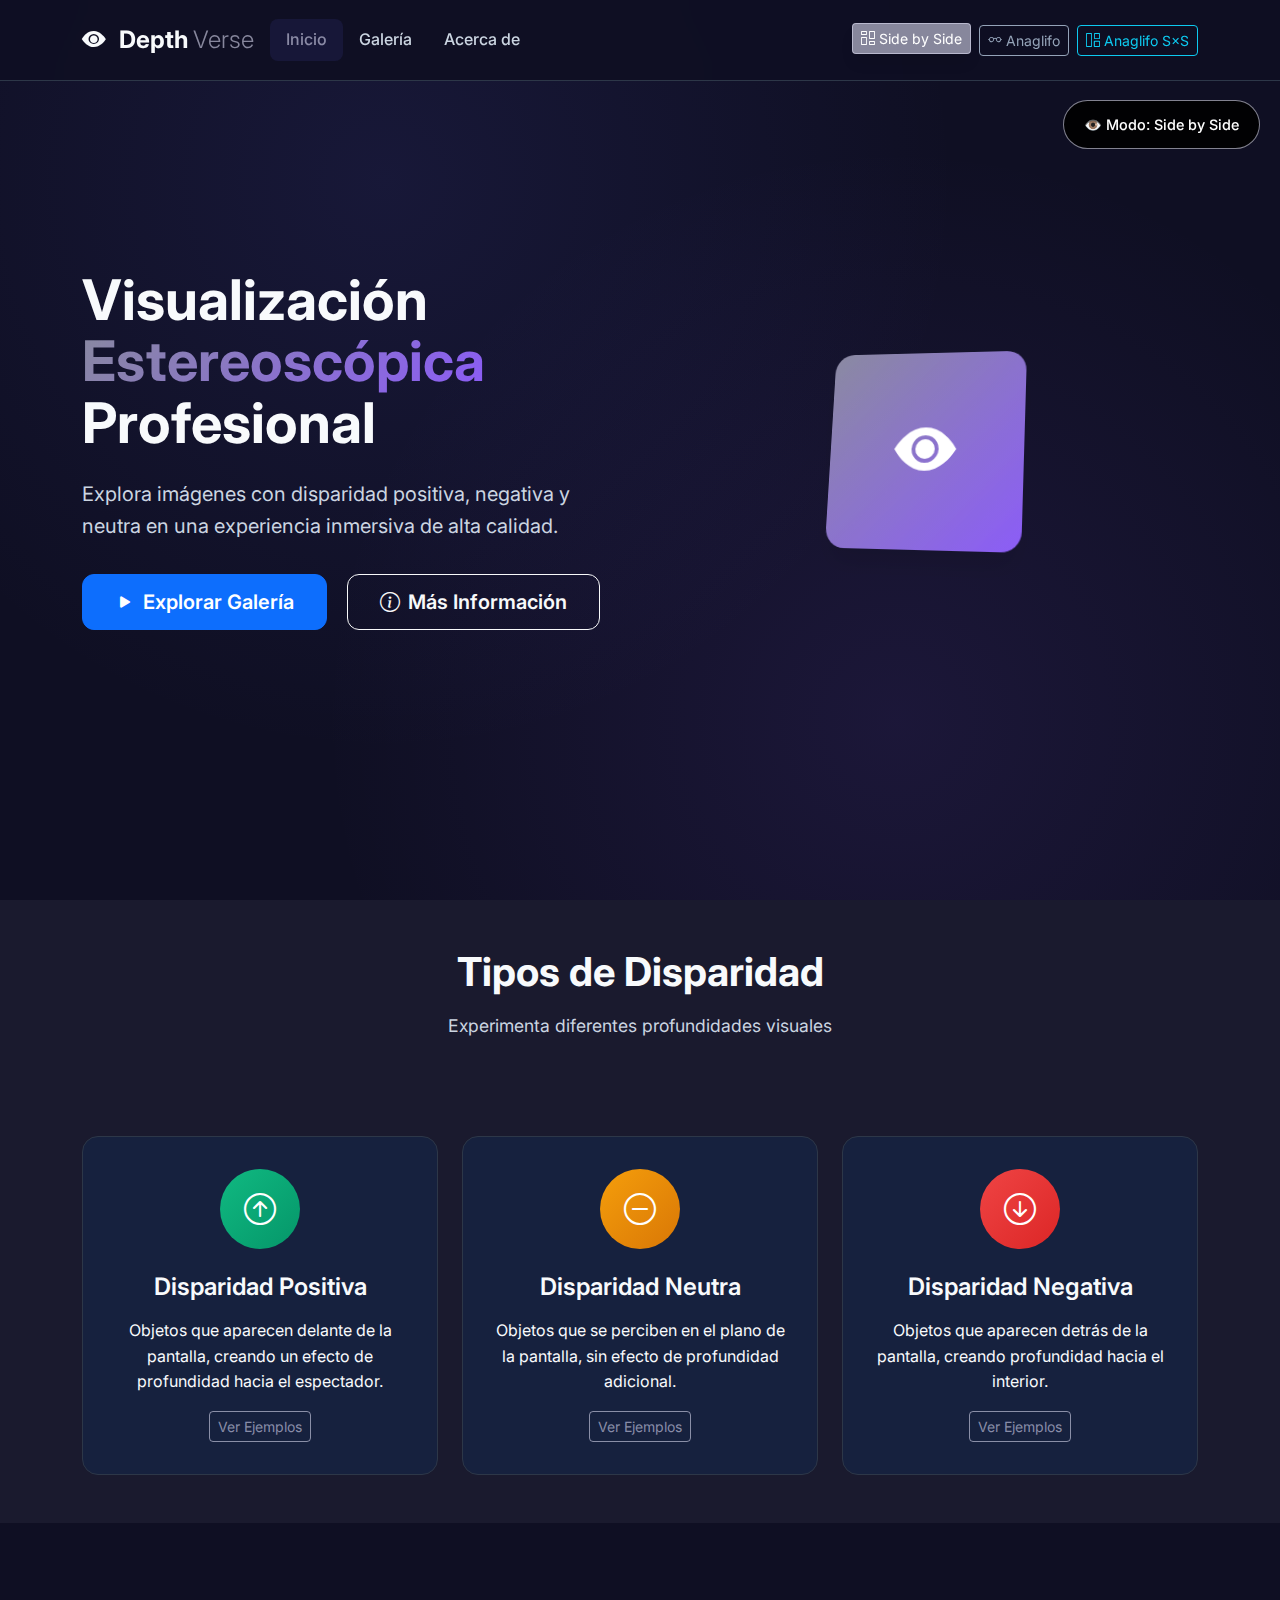
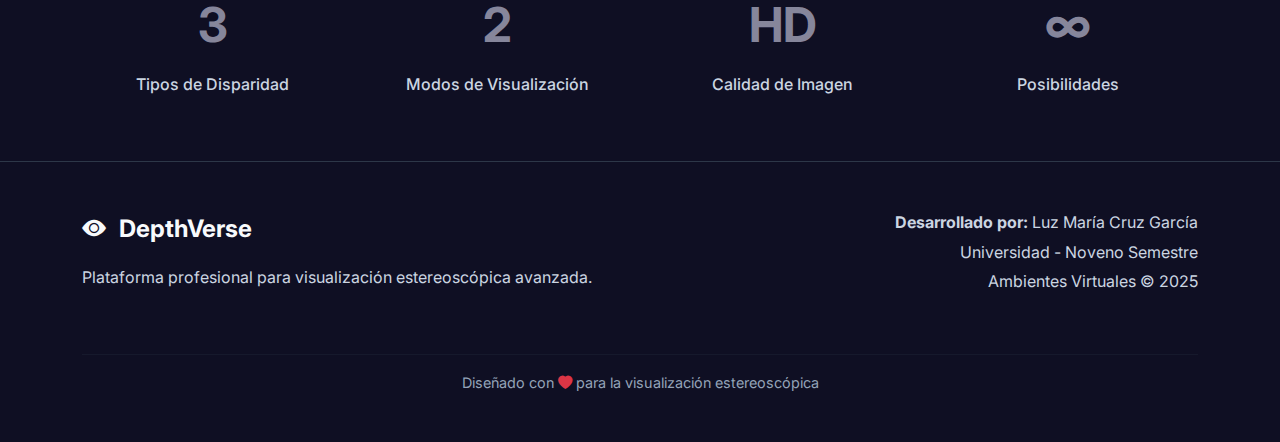
<file: index.html>
<!DOCTYPE html>
<html lang="es">
<head>
    <meta charset="UTF-8">
    <meta name="viewport" content="width=device-width, initial-scale=1.0">
    <title>DepthVerse - Explorador de Realidades Tridimensionales</title>
    <link href="https://cdn.jsdelivr.net/npm/bootstrap@5.3.0/dist/css/bootstrap.min.css" rel="stylesheet">
    <link href="https://cdn.jsdelivr.net/npm/bootstrap-icons@1.10.0/font/bootstrap-icons.css" rel="stylesheet">
    <link href="https://fonts.googleapis.com/css2?family=Inter:wght@300;400;500;600;700&display=swap" rel="stylesheet">
    <link rel="icon" type="image/svg+xml" href="data:image/svg+xml,%3Csvg xmlns='http://www.w3.org/2000/svg' viewBox='0 0 32 32'%3E%3Cdefs%3E%3ClinearGradient id='a' x1='0%25' y1='0%25' x2='100%25' y2='100%25'%3E%3Cstop offset='0%25' stop-color='%236366f1'/%3E%3Cstop offset='100%25' stop-color='%238b5cf6'/%3E%3C/linearGradient%3E%3C/defs%3E%3Ccircle cx='16' cy='16' r='16' fill='url(%23a)'/%3E%3Cellipse cx='16' cy='16' rx='10' ry='6' fill='%231a1a2e'/%3E%3Ccircle cx='16' cy='16' r='4' fill='%23f8fafc'/%3E%3Ccircle cx='16' cy='16' r='2' fill='%230f0f23'/%3E%3C/svg%3E">
    <link rel="stylesheet" href="css/main.css">
</head>
<body class="dark-theme">
    <!-- Navigation -->
    <nav class="navbar navbar-expand-lg fixed-top">
        <div class="container">
            <a class="navbar-brand" href="index.html">
                <i class="bi bi-eye-fill me-2"></i>
                <span class="brand-text">Depth</span>
                <span class="brand-pro">Verse</span>
            </a>
            
            <button class="navbar-toggler" type="button" data-bs-toggle="collapse" data-bs-target="#navbarNav">
                <span class="navbar-toggler-icon"></span>
            </button>
            
            <div class="collapse navbar-collapse" id="navbarNav">
                <ul class="navbar-nav me-auto">
                    <li class="nav-item">
                        <a class="nav-link active" href="index.html">Inicio</a>
                    </li>
                    <li class="nav-item">
                        <a class="nav-link" href="gallery.html">Galería</a>
                    </li>
                    <li class="nav-item">
                        <a class="nav-link" href="about.html">Acerca de</a>
                    </li>
                </ul>
                
                <div class="navbar-nav">
                    <button type="button" class="btn btn-outline-primary btn-sm me-2" id="sideBySideBtn">
                        <i class="bi bi-columns-gap"></i> Side by Side
                    </button>
                    <button type="button" class="btn btn-outline-secondary btn-sm me-2" id="anaglyphBtn">
                        <i class="bi bi-eyeglasses"></i> Anaglifo
                    </button>
                    <button type="button" class="btn btn-outline-info btn-sm" id="anaglyphSideBySideBtn">
                        <i class="bi bi-grid-1x2"></i> Anaglifo S×S
                    </button>
                </div>
            </div>
        </div>
    </nav>

    <!-- Hero Section -->
    <section class="hero-section">
        <div class="hero-overlay"></div>
        <div class="container">
            <div class="row align-items-center min-vh-100">
                <div class="col-lg-6">
                    <div class="hero-content">
                        <h1 class="hero-title">
                            Visualización <span class="text-gradient">Estereoscópica</span> Profesional
                        </h1>
                        <p class="hero-subtitle">
                            Explora imágenes con disparidad positiva, negativa y neutra en una experiencia inmersiva de alta calidad.
                        </p>
                        <div class="hero-buttons">
                            <a href="gallery.html" class="btn btn-primary btn-lg me-3">
                                <i class="bi bi-play-fill me-2"></i>Explorar Galería
                            </a>
                            <a href="about.html" class="btn btn-outline-light btn-lg">
                                <i class="bi bi-info-circle me-2"></i>Más Información
                            </a>
                        </div>
                    </div>
                </div>
                <div class="col-lg-6">
                    <div class="hero-visual">
                        <div class="floating-card">
                            <div class="card-3d">
                                <i class="bi bi-eye-fill"></i>
                            </div>
                        </div>
                    </div>
                </div>
            </div>
        </div>
    </section>

    <!-- Features Section -->
    <section class="features-section py-5">
        <div class="container">
            <div class="row text-center mb-5">
                <div class="col-12">
                    <h2 class="section-title">Tipos de Disparidad</h2>
                    <p class="section-subtitle">Experimenta diferentes profundidades visuales</p>
                </div>
            </div>
            
            <div class="row g-4">
                <div class="col-md-4">
                    <div class="feature-card" data-aos="fade-up">
                        <div class="feature-icon positive">
                            <i class="bi bi-arrow-up-circle"></i>
                        </div>
                        <h4>Disparidad Positiva</h4>
                        <p>Objetos que aparecen delante de la pantalla, creando un efecto de profundidad hacia el espectador.</p>
                        <a href="gallery.html#positive" class="btn btn-sm btn-outline-primary">Ver Ejemplos</a>
                    </div>
                </div>
                
                <div class="col-md-4">
                    <div class="feature-card" data-aos="fade-up" data-aos-delay="100">
                        <div class="feature-icon neutral">
                            <i class="bi bi-dash-circle"></i>
                        </div>
                        <h4>Disparidad Neutra</h4>
                        <p>Objetos que se perciben en el plano de la pantalla, sin efecto de profundidad adicional.</p>
                        <a href="gallery.html#neutral" class="btn btn-sm btn-outline-primary">Ver Ejemplos</a>
                    </div>
                </div>
                
                <div class="col-md-4">
                    <div class="feature-card" data-aos="fade-up" data-aos-delay="200">
                        <div class="feature-icon negative">
                            <i class="bi bi-arrow-down-circle"></i>
                        </div>
                        <h4>Disparidad Negativa</h4>
                        <p>Objetos que aparecen detrás de la pantalla, creando profundidad hacia el interior.</p>
                        <a href="gallery.html#negative" class="btn btn-sm btn-outline-primary">Ver Ejemplos</a>
                    </div>
                </div>
            </div>
        </div>
    </section>

    <!-- Stats Section -->
    <section class="stats-section py-5">
        <div class="container">
            <div class="row text-center">
                <div class="col-md-3 col-6">
                    <div class="stat-item">
                        <div class="stat-number">3</div>
                        <div class="stat-label">Tipos de Disparidad</div>
                    </div>
                </div>
                <div class="col-md-3 col-6">
                    <div class="stat-item">
                        <div class="stat-number">2</div>
                        <div class="stat-label">Modos de Visualización</div>
                    </div>
                </div>
                <div class="col-md-3 col-6">
                    <div class="stat-item">
                        <div class="stat-number">HD</div>
                        <div class="stat-label">Calidad de Imagen</div>
                    </div>
                </div>
                <div class="col-md-3 col-6">
                    <div class="stat-item">
                        <div class="stat-number">∞</div>
                        <div class="stat-label">Posibilidades</div>
                    </div>
                </div>
            </div>
        </div>
    </section>

    <!-- Footer -->
    <footer class="footer-section">
        <div class="container">
            <div class="row">
                <div class="col-md-6">
                    <div class="footer-brand">
                        <i class="bi bi-eye-fill me-2"></i>
                        <span>DepthVerse</span>
                    </div>
                    <p class="footer-description">
                        Plataforma profesional para visualización estereoscópica avanzada.
                    </p>
                </div>
                <div class="col-md-6 text-md-end">
                    <div class="footer-info">
                        <p class="mb-1"><strong>Desarrollado por:</strong> Luz María Cruz García</p>
                        <p class="mb-1">Universidad - Noveno Semestre</p>
                        <p class="mb-0">Ambientes Virtuales © 2025</p>
                    </div>
                </div>
            </div>
            <hr class="footer-divider">
            <div class="row">
                <div class="col-12 text-center">
                    <p class="footer-copyright">
                        Diseñado con <i class="bi bi-heart-fill text-danger"></i> para la visualización estereoscópica
                    </p>
                </div>
            </div>
        </div>
    </footer>

    <script src="https://cdn.jsdelivr.net/npm/bootstrap@5.3.0/dist/js/bootstrap.bundle.min.js"></script>
    <script src="js/main.js"></script>
</body>
</html>
</file>
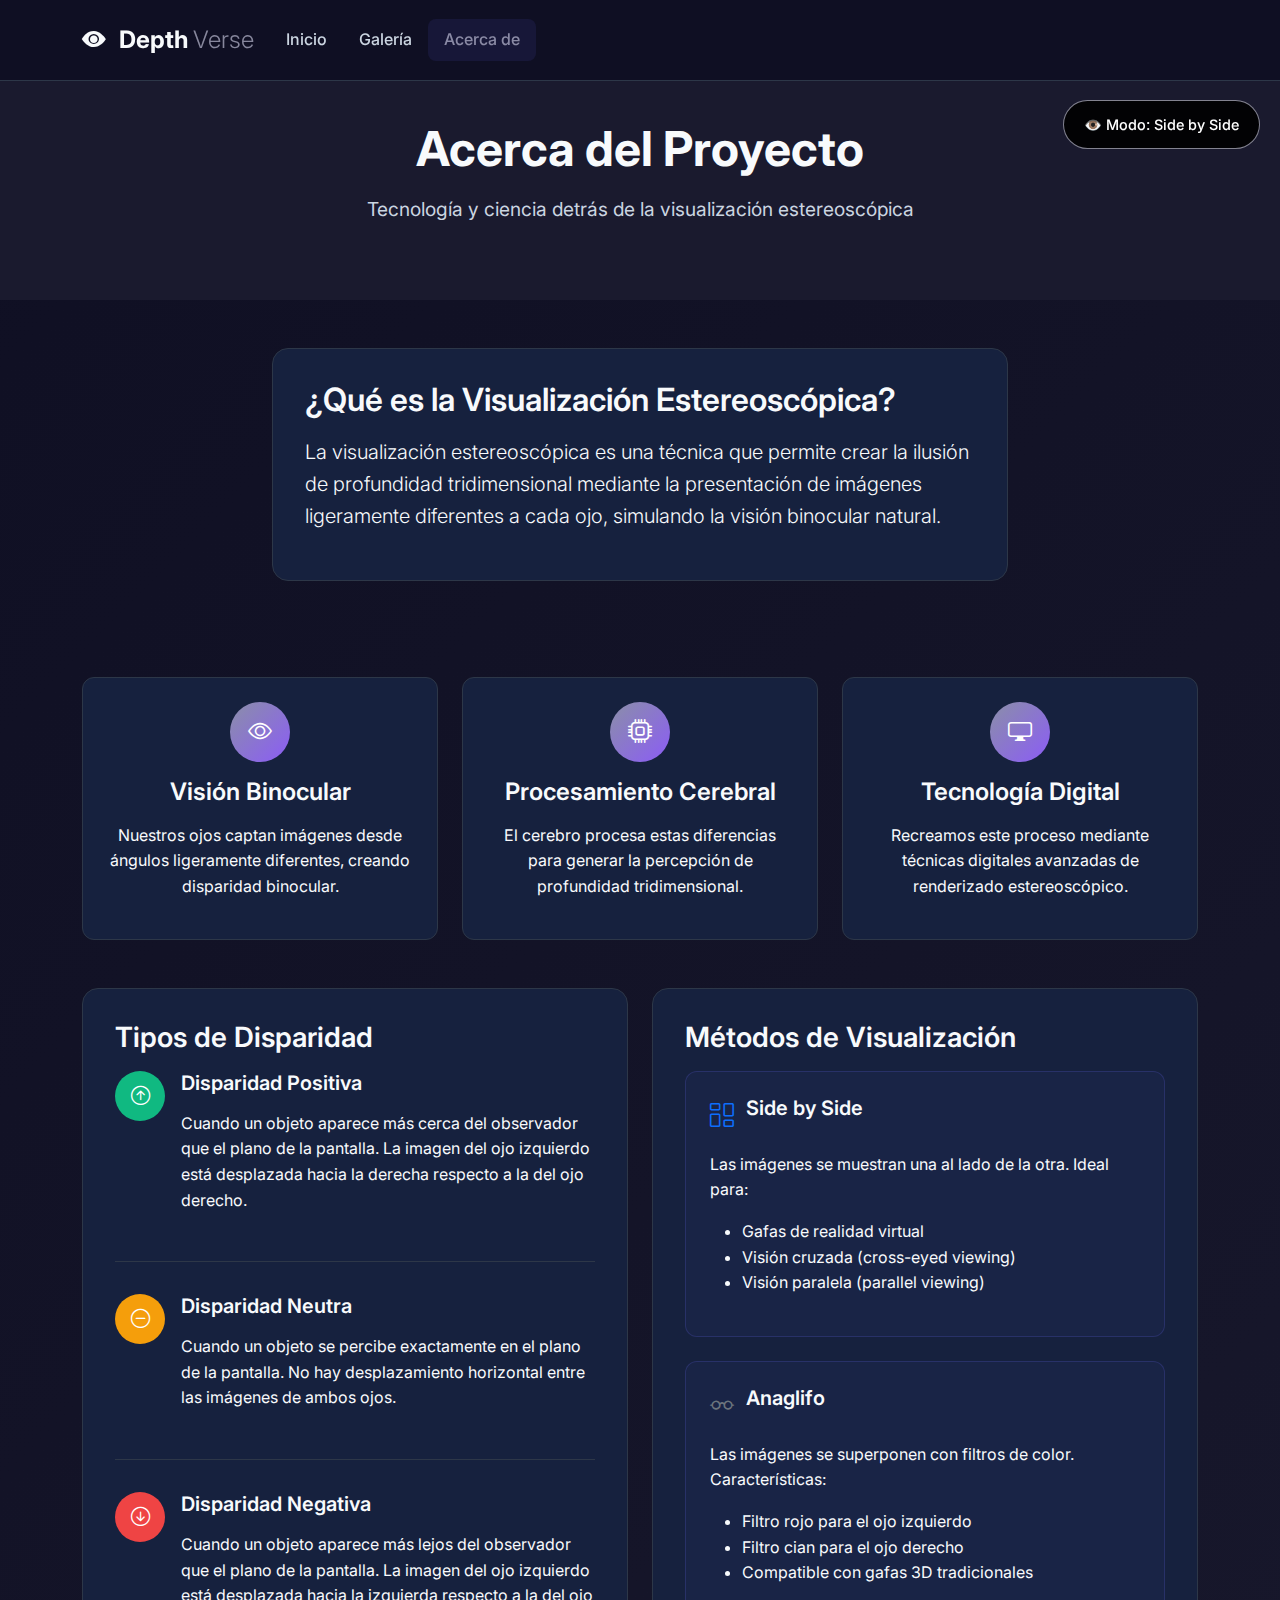
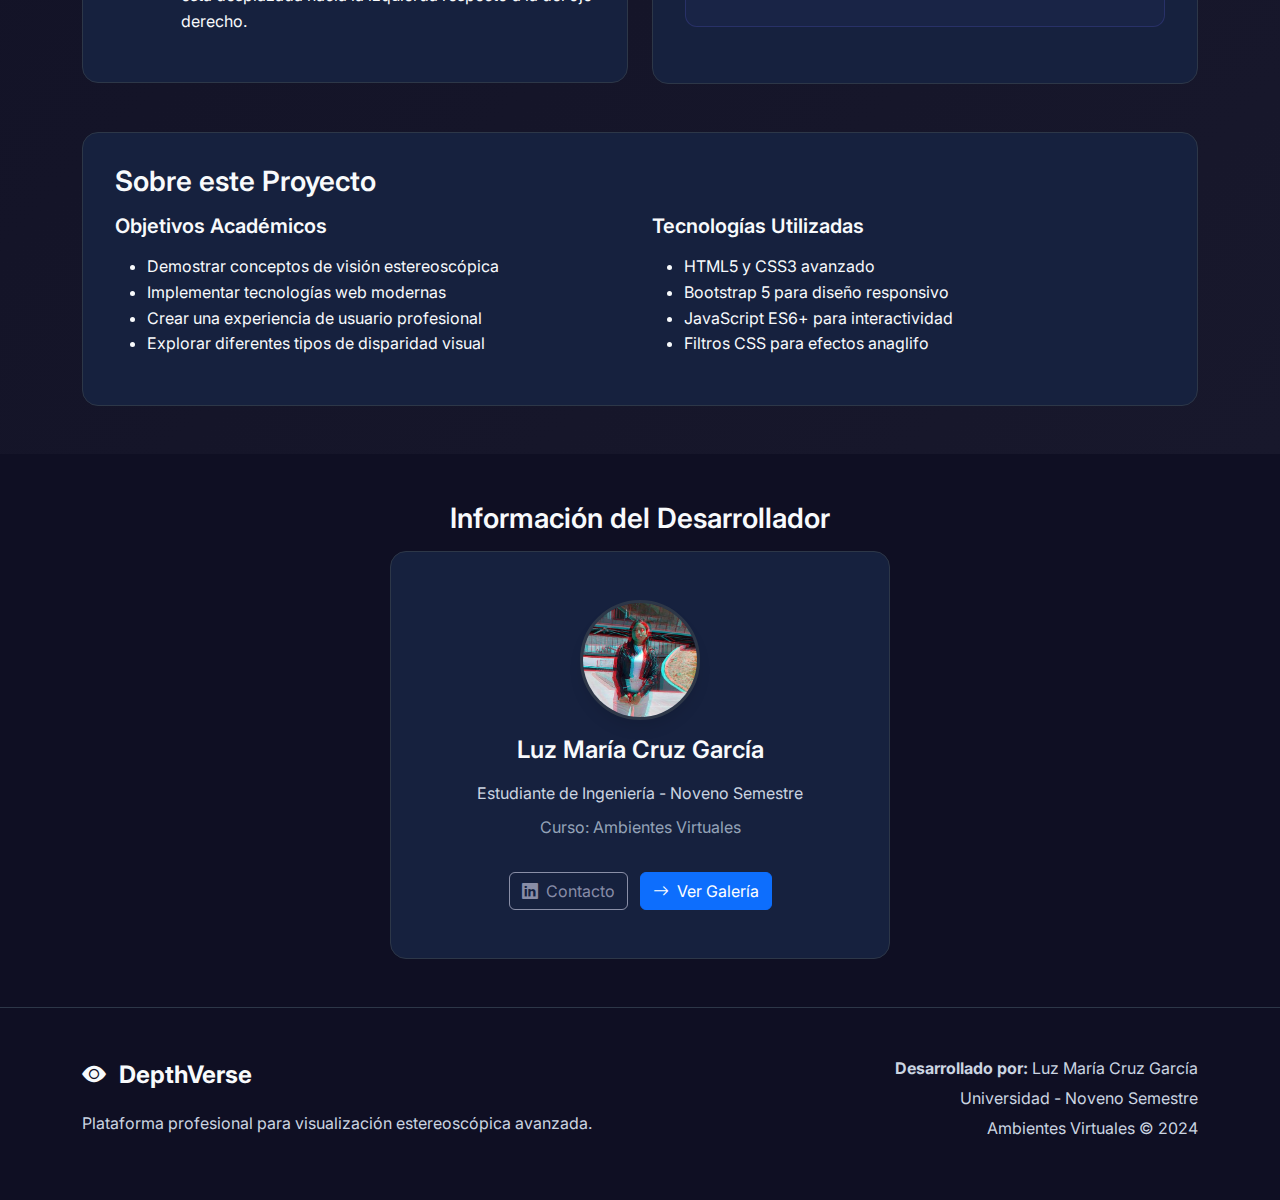
<file: about.html>
<!DOCTYPE html>
<html lang="es">

<head>
    <meta charset="UTF-8">
    <meta name="viewport" content="width=device-width, initial-scale=1.0">
    <title>Acerca de - DepthVerse</title>
    <link href="https://cdn.jsdelivr.net/npm/bootstrap@5.3.0/dist/css/bootstrap.min.css" rel="stylesheet">
    <link href="https://cdn.jsdelivr.net/npm/bootstrap-icons@1.10.0/font/bootstrap-icons.css" rel="stylesheet">
    <link href="https://fonts.googleapis.com/css2?family=Inter:wght@300;400;500;600;700&display=swap" rel="stylesheet">
    <link rel="icon" type="image/x-icon" href="favicon.ico">
    <link rel="icon" type="image/svg+xml"
        href="data:image/svg+xml,%3Csvg xmlns='http://www.w3.org/2000/svg' viewBox='0 0 32 32'%3E%3Cdefs%3E%3ClinearGradient id='a' x1='0%25' y1='0%25' x2='100%25' y2='100%25'%3E%3Cstop offset='0%25' stop-color='%236366f1'/%3E%3Cstop offset='100%25' stop-color='%238b5cf6'/%3E%3C/linearGradient%3E%3C/defs%3E%3Ccircle cx='16' cy='16' r='16' fill='url(%23a)'/%3E%3Cellipse cx='16' cy='16' rx='10' ry='6' fill='%231a1a2e'/%3E%3Ccircle cx='16' cy='16' r='4' fill='%23f8fafc'/%3E%3Ccircle cx='16' cy='16' r='2' fill='%230f0f23'/%3E%3C/svg%3E">

    <link rel="stylesheet" href="css/main.css">
</head>

<body class="dark-theme">
    <!-- Navigation -->
    <nav class="navbar navbar-expand-lg fixed-top">
        <div class="container">
            <a class="navbar-brand" href="index.html">
                <i class="bi bi-eye-fill me-2"></i>
                <span class="brand-text">Depth</span>
                <span class="brand-pro">Verse</span>
            </a>

            <button class="navbar-toggler" type="button" data-bs-toggle="collapse" data-bs-target="#navbarNav">
                <span class="navbar-toggler-icon"></span>
            </button>

            <div class="collapse navbar-collapse" id="navbarNav">
                <ul class="navbar-nav me-auto">
                    <li class="nav-item">
                        <a class="nav-link" href="index.html">Inicio</a>
                    </li>
                    <li class="nav-item">
                        <a class="nav-link" href="gallery.html">Galería</a>
                    </li>
                    <li class="nav-item">
                        <a class="nav-link active" href="about.html">Acerca de</a>
                    </li>
                </ul>
            </div>
        </div>
    </nav>

    <!-- About Header -->
    <section class="about-header">
        <div class="container">
            <div class="row">
                <div class="col-12 text-center">
                    <h1 class="page-title">Acerca del Proyecto</h1>
                    <p class="page-subtitle">Tecnología y ciencia detrás de la visualización estereoscópica</p>
                </div>
            </div>
        </div>
    </section>

    <!-- About Content -->
    <section class="about-content py-5">
        <div class="container">
            <div class="row mb-5">
                <div class="col-lg-8 mx-auto">
                    <div class="about-intro">
                        <h2>¿Qué es la Visualización Estereoscópica?</h2>
                        <p class="lead">
                            La visualización estereoscópica es una técnica que permite crear la ilusión de profundidad
                            tridimensional
                            mediante la presentación de imágenes ligeramente diferentes a cada ojo, simulando la visión
                            binocular natural.
                        </p>
                    </div>
                </div>
            </div>

            <div class="row g-4 mb-5">
                <div class="col-md-4">
                    <div class="tech-card">
                        <div class="tech-icon">
                            <i class="bi bi-eye"></i>
                        </div>
                        <h4>Visión Binocular</h4>
                        <p>Nuestros ojos captan imágenes desde ángulos ligeramente diferentes, creando disparidad
                            binocular.</p>
                    </div>
                </div>
                <div class="col-md-4">
                    <div class="tech-card">
                        <div class="tech-icon">
                            <i class="bi bi-cpu"></i>
                        </div>
                        <h4>Procesamiento Cerebral</h4>
                        <p>El cerebro procesa estas diferencias para generar la percepción de profundidad
                            tridimensional.</p>
                    </div>
                </div>
                <div class="col-md-4">
                    <div class="tech-card">
                        <div class="tech-icon">
                            <i class="bi bi-display"></i>
                        </div>
                        <h4>Tecnología Digital</h4>
                        <p>Recreamos este proceso mediante técnicas digitales avanzadas de renderizado estereoscópico.
                        </p>
                    </div>
                </div>
            </div>

            <div class="row mb-5">
                <div class="col-lg-6">
                    <div class="disparity-explanation">
                        <h3>Tipos de Disparidad</h3>

                        <div class="disparity-item">
                            <div class="disparity-badge positive">
                                <i class="bi bi-arrow-up-circle"></i>
                            </div>
                            <div class="disparity-content">
                                <h5>Disparidad Positiva</h5>
                                <p>Cuando un objeto aparece más cerca del observador que el plano de la pantalla.
                                    La imagen del ojo izquierdo está desplazada hacia la derecha respecto a la del ojo
                                    derecho.</p>
                            </div>
                        </div>

                        <div class="disparity-item">
                            <div class="disparity-badge neutral">
                                <i class="bi bi-dash-circle"></i>
                            </div>
                            <div class="disparity-content">
                                <h5>Disparidad Neutra</h5>
                                <p>Cuando un objeto se percibe exactamente en el plano de la pantalla.
                                    No hay desplazamiento horizontal entre las imágenes de ambos ojos.</p>
                            </div>
                        </div>

                        <div class="disparity-item">
                            <div class="disparity-badge negative">
                                <i class="bi bi-arrow-down-circle"></i>
                            </div>
                            <div class="disparity-content">
                                <h5>Disparidad Negativa</h5>
                                <p>Cuando un objeto aparece más lejos del observador que el plano de la pantalla.
                                    La imagen del ojo izquierdo está desplazada hacia la izquierda respecto a la del ojo
                                    derecho.</p>
                            </div>
                        </div>
                    </div>
                </div>

                <div class="col-lg-6">
                    <div class="viewing-methods">
                        <h3>Métodos de Visualización</h3>

                        <div class="method-card">
                            <div class="method-header">
                                <i class="bi bi-columns-gap text-primary"></i>
                                <h5>Side by Side</h5>
                            </div>
                            <p>Las imágenes se muestran una al lado de la otra. Ideal para:</p>
                            <ul>
                                <li>Gafas de realidad virtual</li>
                                <li>Visión cruzada (cross-eyed viewing)</li>
                                <li>Visión paralela (parallel viewing)</li>
                            </ul>
                        </div>

                        <div class="method-card">
                            <div class="method-header">
                                <i class="bi bi-eyeglasses text-secondary"></i>
                                <h5>Anaglifo</h5>
                            </div>
                            <p>Las imágenes se superponen con filtros de color. Características:</p>
                            <ul>
                                <li>Filtro rojo para el ojo izquierdo</li>
                                <li>Filtro cian para el ojo derecho</li>
                                <li>Compatible con gafas 3D tradicionales</li>
                            </ul>
                        </div>
                    </div>
                </div>
            </div>

            <div class="row">
                <div class="col-12">
                    <div class="project-info">
                        <h3>Sobre este Proyecto</h3>
                        <div class="row">
                            <div class="col-md-6">
                                <h5>Objetivos Académicos</h5>
                                <ul>
                                    <li>Demostrar conceptos de visión estereoscópica</li>
                                    <li>Implementar tecnologías web modernas</li>
                                    <li>Crear una experiencia de usuario profesional</li>
                                    <li>Explorar diferentes tipos de disparidad visual</li>
                                </ul>
                            </div>
                            <div class="col-md-6">
                                <h5>Tecnologías Utilizadas</h5>
                                <ul>
                                    <li>HTML5 y CSS3 avanzado</li>
                                    <li>Bootstrap 5 para diseño responsivo</li>
                                    <li>JavaScript ES6+ para interactividad</li>
                                    <li>Filtros CSS para efectos anaglifo</li>
                                </ul>
                            </div>
                        </div>
                    </div>
                </div>
            </div>
        </div>
    </section>

    <!-- Contact Section -->
    <section class="contact-section py-5">
        <div class="container">
            <div class="row">
                <div class="col-lg-8 mx-auto text-center">
                    <h3>Información del Desarrollador</h3>
                    <div class="developer-card">

                        <div class="developer-avatar">
                            <img src="imagenes/negativa/yo.JPG" alt="Luz María Cruz García">
                        </div>


                        <h4>Luz María Cruz García</h4>
                        <p class="developer-title">Estudiante de Ingeniería - Noveno Semestre</p>
                        <p class="developer-course">Curso: Ambientes Virtuales</p>
                        <div class="developer-contact">
                            <!-- Botón Contacto actualizado para abrir LinkedIn -->
                            <a href="https://www.linkedin.com/in/luz-mar%C3%ADa-cruz-garc%C3%ADa-a56687349"
                                class="btn btn-outline-primary me-2" target="_blank" rel="noopener noreferrer">
                                <i class="bi bi-linkedin me-2"></i>Contacto
                            </a>
                            <a href="gallery.html" class="btn btn-primary">
                                <i class="bi bi-arrow-right me-2"></i>Ver Galería
                            </a>
                        </div>
                    </div>
                </div>
            </div>
        </div>
    </section>

    <!-- Footer -->
    <footer class="footer-section">
        <div class="container">
            <div class="row">
                <div class="col-md-6">
                    <div class="footer-brand">
                        <i class="bi bi-eye-fill me-2"></i>
                        <span>DepthVerse</span>
                    </div>
                    <p class="footer-description">
                        Plataforma profesional para visualización estereoscópica avanzada.
                    </p>
                </div>
                <div class="col-md-6 text-md-end">
                    <div class="footer-info">
                        <p class="mb-1"><strong>Desarrollado por:</strong> Luz María Cruz García</p>
                        <p class="mb-1">Universidad - Noveno Semestre</p>
                        <p class="mb-0">Ambientes Virtuales © 2024</p>
                    </div>
                </div>
            </div>
        </div>
    </footer>

    <script src="https://cdn.jsdelivr.net/npm/bootstrap@5.3.0/dist/js/bootstrap.bundle.min.js"></script>
    <script src="js/main.js"></script>
</body>

</html>
</file>
<file: css/main.css>
/* Variables CSS */
:root {
    --primary-color: #d8d8ee99; /* 99 ≈ 60% de transparencia */
    --secondary-color: #8b5cf6;
    --accent-color: #06b6d4;
    --success-color: #10b981;
    --warning-color: #f59e0b;
    --danger-color: #ef4444;
    
    --dark-bg: #0f0f23;
    --dark-surface: #1a1a2e;
    --dark-card: #16213e;
    --dark-border: #2d3748;
    
    --text-primary: #f8fafc;
    --text-secondary: #cbd5e1;
    --text-muted: #94a3b8;
    
    --gradient-primary: linear-gradient(135deg, var(--primary-color), var(--secondary-color));
    --gradient-accent: linear-gradient(135deg, var(--accent-color), var(--primary-color));
    
    --shadow-sm: 0 1px 2px 0 rgba(0, 0, 0, 0.05);
    --shadow-md: 0 4px 6px -1px rgba(0, 0, 0, 0.1);
    --shadow-lg: 0 10px 15px -3px rgba(0, 0, 0, 0.1);
    --shadow-xl: 0 20px 25px -5px rgba(0, 0, 0, 0.1);
}

/* Base Styles */
* {
    margin: 0;
    padding: 0;
    box-sizing: border-box;
}

body {
    font-family: 'Inter', -apple-system, BlinkMacSystemFont, sans-serif;
    line-height: 1.6;
    color: var(--text-primary);
    background: var(--dark-bg);
    overflow-x: hidden;
}

.dark-theme {
    background: linear-gradient(135deg, var(--dark-bg) 0%, var(--dark-surface) 100%);
    min-height: 100vh;
}

/* Typography */
h1, h2, h3, h4, h5, h6 {
    font-weight: 600;
    line-height: 1.2;
    margin-bottom: 1rem;
}

.text-gradient {
    background: var(--gradient-primary);
    -webkit-background-clip: text;
    -webkit-text-fill-color: transparent;
    background-clip: text;
}

/* Navigation */
.navbar {
    background: rgba(15, 15, 35, 0.95) !important;
    backdrop-filter: blur(20px);
    border-bottom: 1px solid var(--dark-border);
    padding: 1rem 0;
    transition: all 0.3s ease;
}

.navbar-brand {
    font-size: 1.5rem;
    font-weight: 700;
    color: var(--text-primary) !important;
    text-decoration: none;
}

.brand-text {
    color: var(--text-primary);
}

.brand-pro {
    color: var(--primary-color);
    font-weight: 300;
}

.nav-link {
    color: var(--text-secondary) !important;
    font-weight: 500;
    padding: 0.5rem 1rem !important;
    border-radius: 8px;
    transition: all 0.3s ease;
}

.nav-link:hover,
.nav-link.active {
    color: var(--primary-color) !important;
    background: rgba(99, 102, 241, 0.1);
}

.btn-outline-primary {
    border-color: var(--primary-color);
    color: var(--primary-color);
    background: transparent;
}

.btn-outline-primary:hover,
.btn-outline-primary.active {
    background: var(--primary-color);
    border-color: var(--primary-color);
    color: white;
    transform: translateY(-2px);
    box-shadow: var(--shadow-lg);
}

.btn-outline-secondary {
    border-color: var(--text-muted);
    color: var(--text-muted);
}

.btn-outline-secondary:hover,
.btn-outline-secondary.active {
    background: var(--secondary-color);
    border-color: var(--secondary-color);
    color: white;
}

/* Hero Section */
.hero-section {
    position: relative;
    min-height: 100vh;
    display: flex;
    align-items: center;
    background: var(--dark-bg);
    overflow: hidden;
}

.hero-overlay {
    position: absolute;
    top: 0;
    left: 0;
    right: 0;
    bottom: 0;
    background: radial-gradient(circle at 30% 20%, rgba(99, 102, 241, 0.1) 0%, transparent 50%),
                radial-gradient(circle at 70% 80%, rgba(139, 92, 246, 0.1) 0%, transparent 50%);
}

.hero-content {
    position: relative;
    z-index: 2;
}

.hero-title {
    font-size: 3.5rem;
    font-weight: 700;
    margin-bottom: 1.5rem;
    line-height: 1.1;
}

.hero-subtitle {
    font-size: 1.25rem;
    color: var(--text-secondary);
    margin-bottom: 2rem;
    max-width: 500px;
}

.hero-buttons .btn {
    padding: 0.75rem 2rem;
    font-weight: 600;
    border-radius: 12px;
    transition: all 0.3s ease;
}

.hero-visual {
    position: relative;
    display: flex;
    justify-content: center;
    align-items: center;
}

.floating-card {
    position: relative;
    animation: float 6s ease-in-out infinite;
}

.card-3d {
    width: 200px;
    height: 200px;
    background: var(--gradient-primary);
    border-radius: 20px;
    display: flex;
    align-items: center;
    justify-content: center;
    font-size: 4rem;
    color: white;
    box-shadow: var(--shadow-xl);
    transform: perspective(1000px) rotateY(-15deg) rotateX(10deg);
}

@keyframes float {
    0%, 100% { transform: translateY(0px); }
    50% { transform: translateY(-20px); }
}

/* Features Section */
.features-section {
    background: var(--dark-surface);
    position: relative;
}

.section-title {
    font-size: 2.5rem;
    font-weight: 700;
    margin-bottom: 1rem;
}

.section-subtitle {
    font-size: 1.1rem;
    color: var(--text-secondary);
    margin-bottom: 3rem;
}

.feature-card {
    background: var(--dark-card);
    border: 1px solid var(--dark-border);
    border-radius: 16px;
    padding: 2rem;
    text-align: center;
    transition: all 0.3s ease;
    height: 100%;
}

.feature-card:hover {
    transform: translateY(-10px);
    box-shadow: var(--shadow-xl);
    border-color: var(--primary-color);
}

.feature-icon {
    width: 80px;
    height: 80px;
    border-radius: 50%;
    display: flex;
    align-items: center;
    justify-content: center;
    margin: 0 auto 1.5rem;
    font-size: 2rem;
    color: white;
}

.feature-icon.positive {
    background: linear-gradient(135deg, var(--success-color), #059669);
}

.feature-icon.neutral {
    background: linear-gradient(135deg, var(--warning-color), #d97706);
}

.feature-icon.negative {
    background: linear-gradient(135deg, var(--danger-color), #dc2626);
}

/* Stats Section */
.stats-section {
    background: var(--dark-bg);
}

.stat-item {
    text-align: center;
    padding: 1rem;
}

.stat-number {
    font-size: 3rem;
    font-weight: 700;
    color: var(--primary-color);
    margin-bottom: 0.5rem;
}

.stat-label {
    color: var(--text-secondary);
    font-weight: 500;
}

/* Gallery Styles */
.gallery-header,
.about-header {
    padding: 120px 0 60px;
    background: var(--dark-surface);
    text-align: center;
}

.page-title {
    font-size: 3rem;
    font-weight: 700;
    margin-bottom: 1rem;
}

.page-subtitle {
    font-size: 1.2rem;
    color: var(--text-secondary);
}

.gallery-nav {
    background: var(--dark-bg);
    border-bottom: 1px solid var(--dark-border);
}

.nav-pills .nav-link {
    background: transparent;
    border: 1px solid var(--dark-border);
    color: var(--text-secondary);
    margin: 0 0.5rem;
    border-radius: 12px;
    padding: 0.75rem 1.5rem;
    transition: all 0.3s ease;
}

.nav-pills .nav-link.active {
    background: var(--primary-color);
    border-color: var(--primary-color);
    color: white;
}

.gallery-content {
    background: var(--dark-surface);
    min-height: 70vh;
}

.disparity-info {
    background: var(--dark-card);
    border: 1px solid var(--dark-border);
    border-radius: 12px;
    padding: 1.5rem;
    margin-bottom: 2rem;
}

.disparity-info h3 {
    margin-bottom: 0.5rem;
}

/* Carousel Styles */
.stereo-carousel {
    border-radius: 16px;
    overflow: hidden;
    box-shadow: var(--shadow-xl);
}

.image-container {
    position: relative;
    width: 100%;
    height: 500px;
    overflow: hidden;
    background: var(--dark-card);
    cursor: pointer;
}

/* Estilos para pantalla completa */
.image-container:fullscreen {
    background: var(--dark-bg);
    display: flex;
    align-items: center;
    justify-content: center;
}

.image-container:fullscreen .image-overlay {
    display: none;
}

.left-image,
.right-image {
    position: absolute;
    top: 0;
    width: 100%;
    height: 100%;
    object-fit: cover;
    transition: all 0.5s ease;
}

/* Mostrar imágenes anaglifo completas sin recortes */
.anaglyph .left-image {
    object-fit: contain;
}

/* Side by Side Mode */
.side-by-side .left-image {
    left: 0;
    width: 50%;
    border-right: 2px solid var(--primary-color);
}

.side-by-side .right-image {
    right: 0;
    width: 50%;
}

/* Anaglyph Mode - Mostrar imagen anaglifo completa */
.anaglyph .left-image {
    left: 0;
    width: 100%;
    object-fit: contain;
    z-index: 2;
}

.anaglyph .right-image {
    left: 0;
    width: 100%;
    object-fit: contain;
    z-index: 1;
    opacity: 0; /* Ocultar imagen derecha en modo anaglifo */
}

/* Anaglyph Side-by-Side Mode - Mostrar anaglifo duplicado lado a lado */
.anaglyph-sidebyside .left-image {
    left: 0;
    width: 50%;
    object-fit: contain;
    border-right: 2px solid var(--primary-color);
}

.anaglyph-sidebyside .right-image {
    right: 0;
    width: 50%;
    object-fit: contain;
}

.image-overlay {
    position: absolute;
    bottom: 0;
    left: 0;
    right: 0;
    background: linear-gradient(transparent, rgba(0, 0, 0, 0.8));
    color: white;
    padding: 2rem;
    transform: translateY(100%);
    transition: transform 0.3s ease;
}

.carousel-item:hover .image-overlay {
    transform: translateY(0);
}

.carousel-control-prev,
.carousel-control-next {
    width: 5%;
    background: rgba(0, 0, 0, 0.3);
    border-radius: 0 12px 12px 0;
}

.carousel-control-next {
    border-radius: 12px 0 0 12px;
}

.carousel-indicators {
    bottom: -60px;
}

.carousel-indicators button {
    width: 12px;
    height: 12px;
    border-radius: 50%;
    margin: 0 8px;
    background: var(--primary-color);
    opacity: 0.5;
}

.carousel-indicators button.active {
    opacity: 1;
    transform: scale(1.2);
}

/* About Page Styles */
.about-intro {
    background: var(--dark-card);
    border: 1px solid var(--dark-border);
    border-radius: 16px;
    padding: 2rem;
    margin-bottom: 3rem;
}

.tech-card {
    background: var(--dark-card);
    border: 1px solid var(--dark-border);
    border-radius: 12px;
    padding: 1.5rem;
    text-align: center;
    transition: all 0.3s ease;
    height: 100%;
}

.tech-card:hover {
    transform: translateY(-5px);
    border-color: var(--primary-color);
}

.tech-icon {
    width: 60px;
    height: 60px;
    background: var(--gradient-primary);
    border-radius: 50%;
    display: flex;
    align-items: center;
    justify-content: center;
    margin: 0 auto 1rem;
    font-size: 1.5rem;
    color: white;
}

.disparity-explanation {
    background: var(--dark-card);
    border: 1px solid var(--dark-border);
    border-radius: 16px;
    padding: 2rem;
}

.disparity-item {
    display: flex;
    align-items: flex-start;
    margin-bottom: 2rem;
    padding-bottom: 2rem;
    border-bottom: 1px solid var(--dark-border);
}

.disparity-item:last-child {
    border-bottom: none;
    margin-bottom: 0;
    padding-bottom: 0;
}

.disparity-badge {
    width: 50px;
    height: 50px;
    border-radius: 50%;
    display: flex;
    align-items: center;
    justify-content: center;
    margin-right: 1rem;
    font-size: 1.2rem;
    color: white;
    flex-shrink: 0;
}

.disparity-badge.positive {
    background: var(--success-color);
}

.disparity-badge.neutral {
    background: var(--warning-color);
}

.disparity-badge.negative {
    background: var(--danger-color);
}

.viewing-methods {
    background: var(--dark-card);
    border: 1px solid var(--dark-border);
    border-radius: 16px;
    padding: 2rem;
}

.method-card {
    background: rgba(99, 102, 241, 0.05);
    border: 1px solid rgba(99, 102, 241, 0.2);
    border-radius: 12px;
    padding: 1.5rem;
    margin-bottom: 1.5rem;
}

.method-header {
    display: flex;
    align-items: center;
    margin-bottom: 1rem;
}

.method-header i {
    font-size: 1.5rem;
    margin-right: 0.75rem;
}

.project-info {
    background: var(--dark-card);
    border: 1px solid var(--dark-border);
    border-radius: 16px;
    padding: 2rem;
}

.contact-section {
    background: var(--dark-bg);
}

.developer-card {
    background: var(--dark-card);
    border: 1px solid var(--dark-border);
    border-radius: 16px;
    padding: 3rem 2rem;
    max-width: 500px;
    margin: 0 auto;
}

.developer-avatar {
    font-size: 4rem;
    color: var(--primary-color);
    margin-bottom: 1rem;
}

.developer-title {
    color: var(--text-secondary);
    margin-bottom: 0.5rem;
}

.developer-course {
    color: var(--text-muted);
    margin-bottom: 2rem;
}

/* Footer */
.footer-section {
    background: var(--dark-bg);
    border-top: 1px solid var(--dark-border);
    padding: 3rem 0 2rem;
}

.footer-brand {
    font-size: 1.5rem;
    font-weight: 700;
    color: var(--text-primary);
    margin-bottom: 1rem;
}

.footer-description {
    color: var(--text-secondary);
    margin-bottom: 2rem;
}

.footer-info p {
    color: var(--text-secondary);
    margin-bottom: 0.5rem;
}

.footer-divider {
    border-color: var(--dark-border);
    margin: 2rem 0 1rem;
}

.footer-copyright {
    color: var(--text-muted);
    font-size: 0.9rem;
}

/* Mode Indicator */
.mode-indicator {
    position: fixed;
    top: 100px;
    right: 20px;
    background: rgba(0, 0, 0, 0.9);
    color: white;
    padding: 12px 20px;
    border-radius: 25px;
    font-size: 0.9rem;
    font-weight: 500;
    z-index: 1000;
    opacity: 0;
    transform: translateX(100px);
    transition: all 0.3s ease;
    border: 1px solid var(--primary-color);
}

.mode-indicator.show {
    opacity: 1;
    transform: translateX(0);
}

/* Responsive Design */
@media (max-width: 768px) {
    .hero-title {
        font-size: 2.5rem;
    }
    
    .hero-subtitle {
        font-size: 1.1rem;
    }
    
    .section-title {
        font-size: 2rem;
    }
    
    .page-title {
        font-size: 2.5rem;
    }
    
    .image-container {
        height: 300px;
    }
    
    .navbar-brand {
        font-size: 1.2rem;
    }
    
    .feature-card,
    .tech-card {
        margin-bottom: 1rem;
    }
    
    .disparity-item {
        flex-direction: column;
        text-align: center;
    }
    
    .disparity-badge {
        margin: 0 auto 1rem;
    }
}

@media (max-width: 576px) {
    .hero-title {
        font-size: 2rem;
    }
    
    .image-container {
        height: 250px;
    }
    
    .carousel-indicators {
        bottom: -50px;
    }
    
    .hero-buttons .btn {
        display: block;
        width: 100%;
        margin-bottom: 1rem;
    }
}

/* Animations */
@keyframes fadeInUp {
    from {
        opacity: 0;
        transform: translateY(30px);
    }
    to {
        opacity: 1;
        transform: translateY(0);
    }
}

.fade-in-up {
    animation: fadeInUp 0.6s ease-out;
}

/* Smooth scrolling */
html {
    scroll-behavior: smooth;
}

/* Custom scrollbar */
::-webkit-scrollbar {
    width: 8px;
}

::-webkit-scrollbar-track {
    background: var(--dark-bg);
}

::-webkit-scrollbar-thumb {
    background: var(--primary-color);
    border-radius: 4px;
}

::-webkit-scrollbar-thumb:hover {
    background: var(--secondary-color);
}
/* Contenedor de tus chips; cambia el selector si usas otro */
.disparity-filters .btn,
#disparityTabs .btn {
  color: #e5e7eb;                /* color normal */
  background: transparent;
  border-color: rgba(99,102,241,.35);
}

/* Estado activo (seleccionado) — que no desaparezca el texto */
.disparity-filters .btn.active,
#disparityTabs .btn.active,
.disparity-filters .btn:active,
#disparityTabs .btn:active {
  color: #ffffff !important;     /* texto SIEMPRE blanco */
  background: #6366f1 !important;/* morado sólido */
  border-color: #6366f1 !important;
}

/* Iconos dentro del botón activo */
.disparity-filters .btn.active i,
#disparityTabs .btn.active i {
  color: #ffffff !important;
}

/* Opcional: hover/focus para mejor contraste */
.disparity-filters .btn:hover,
#disparityTabs .btn:hover {
  color: #ffffff;
  border-color: #7c80ff;
}
/* ===== VR MODE (Side-by-Side optimizado para visores) ===== */
:root {
  /* separación/“IPD” visual en px entre ojos (ajustable) */
  --vr-gap: 12px;
  /* margen de seguridad para lentes (gutter negro) */
  --vr-safe: 10px;
}

/* Activa layout de pantalla completa y fondo negro puro */
body.vr-mode {
  background: #000 !important;
}

/* Contenedor en VR: ocupar altura total y sin overlay */
.image-container.side-by-side.vr {
  height: 100vh;
  background: #000;
  cursor: none;             /* evita puntero molesto en visor */
}

.image-container.side-by-side.vr .image-overlay {
  display: none !important; /* sin overlays en VR */
}

/* Cada ojo ocupa la mitad exacta; añadimos “safe area” lateral */
.image-container.side-by-side.vr .left-image,
.image-container.side-by-side.vr .right-image {
  object-fit: contain;
  top: 0;
  height: 100%;
  width: 50%;
  filter: none;             /* sin filtros que degraden nitidez */
}

/* Ojo izquierdo */
.image-container.side-by-side.vr .left-image {
  left: 0;
  padding-right: calc(var(--vr-gap) / 2 + var(--vr-safe));
  background:
    linear-gradient(to left, transparent, transparent) left/100% 100% no-repeat,
    #000;
  border-right: none;       /* quitamos el borde morado en VR */
}

/* Ojo derecho */
.image-container.side-by-side.vr .right-image {
  right: 0;
  padding-left: calc(var(--vr-gap) / 2 + var(--vr-safe));
  background:
    linear-gradient(to right, transparent, transparent) right/100% 100% no-repeat,
    #000;
}

/* Divisor sutil opcional (guía central) */
.image-container.side-by-side.vr::after {
  content: "";
  position: absolute;
  top: 0;
  bottom: 0;
  left: calc(50% - 0.5px);
  width: 1px;
  background: rgba(255,255,255,0.06);
  pointer-events: none;
}

/* En orientación vertical (móviles), asegurar 100% alto y evitar notch */
@media (max-width: 768px) {
  .image-container.side-by-side.vr {
    height: 100dvh;         /* soporta UA modernos (evita barras) */
  }
}
/* Avatar con foto */
.developer-avatar{
  width: 120px;              /* ajusta tamaño si quieres */
  height: 120px;
  margin: 0 auto 1rem;
  border-radius: 50%;
  overflow: hidden;          /* recorta la imagen en círculo */
  border: 3px solid var(--dark-border);
  box-shadow: var(--shadow-lg);
  display: flex;
  align-items: center;
  justify-content: center;
  background: rgba(255,255,255,0.04); /* fallback si no carga la foto */
}

.developer-avatar img{
  width: 100%;
  height: 100%;
  object-fit: cover;         /* llena el círculo sin deformarse */
  display: block;
}

/* Opcional: efecto hover sutil */
.developer-card:hover .developer-avatar{
  transform: translateY(-2px);
  box-shadow: var(--shadow-xl);
}
/* ---------- Avatar ampliable ---------- */
.developer-avatar{ cursor: pointer; transition: transform .25s ease; }
.developer-avatar:active{ transform: scale(.98); }

/* Capa oscura + zoom centrado */
.avatar-backdrop{
  position: fixed; inset: 0;
  background: rgba(0,0,0,.6);
  backdrop-filter: blur(2px);
  display: none;             /* se muestra con .show */
  z-index: 3000;             /* por encima del navbar */
}

.avatar-backdrop.show{ display: block; }

.avatar-zoom{
  position: fixed;
  top: 50%; left: 50%;
  width: 300px; height: 300px;         /* tamaño ampliado (ajustable) */
  transform: translate(-50%, -50%) scale(.85);
  border-radius: 50%;
  overflow: hidden;
  box-shadow: 0 30px 80px rgba(0,0,0,.45);
  transition: transform .25s ease;
  background: rgba(255,255,255,.04);
}
.avatar-backdrop.show .avatar-zoom{
  transform: translate(-50%, -50%) scale(1);
}

.avatar-zoom img{ 
  width: 100%; height: 100%; object-fit: cover; display:block;
}
</file>
